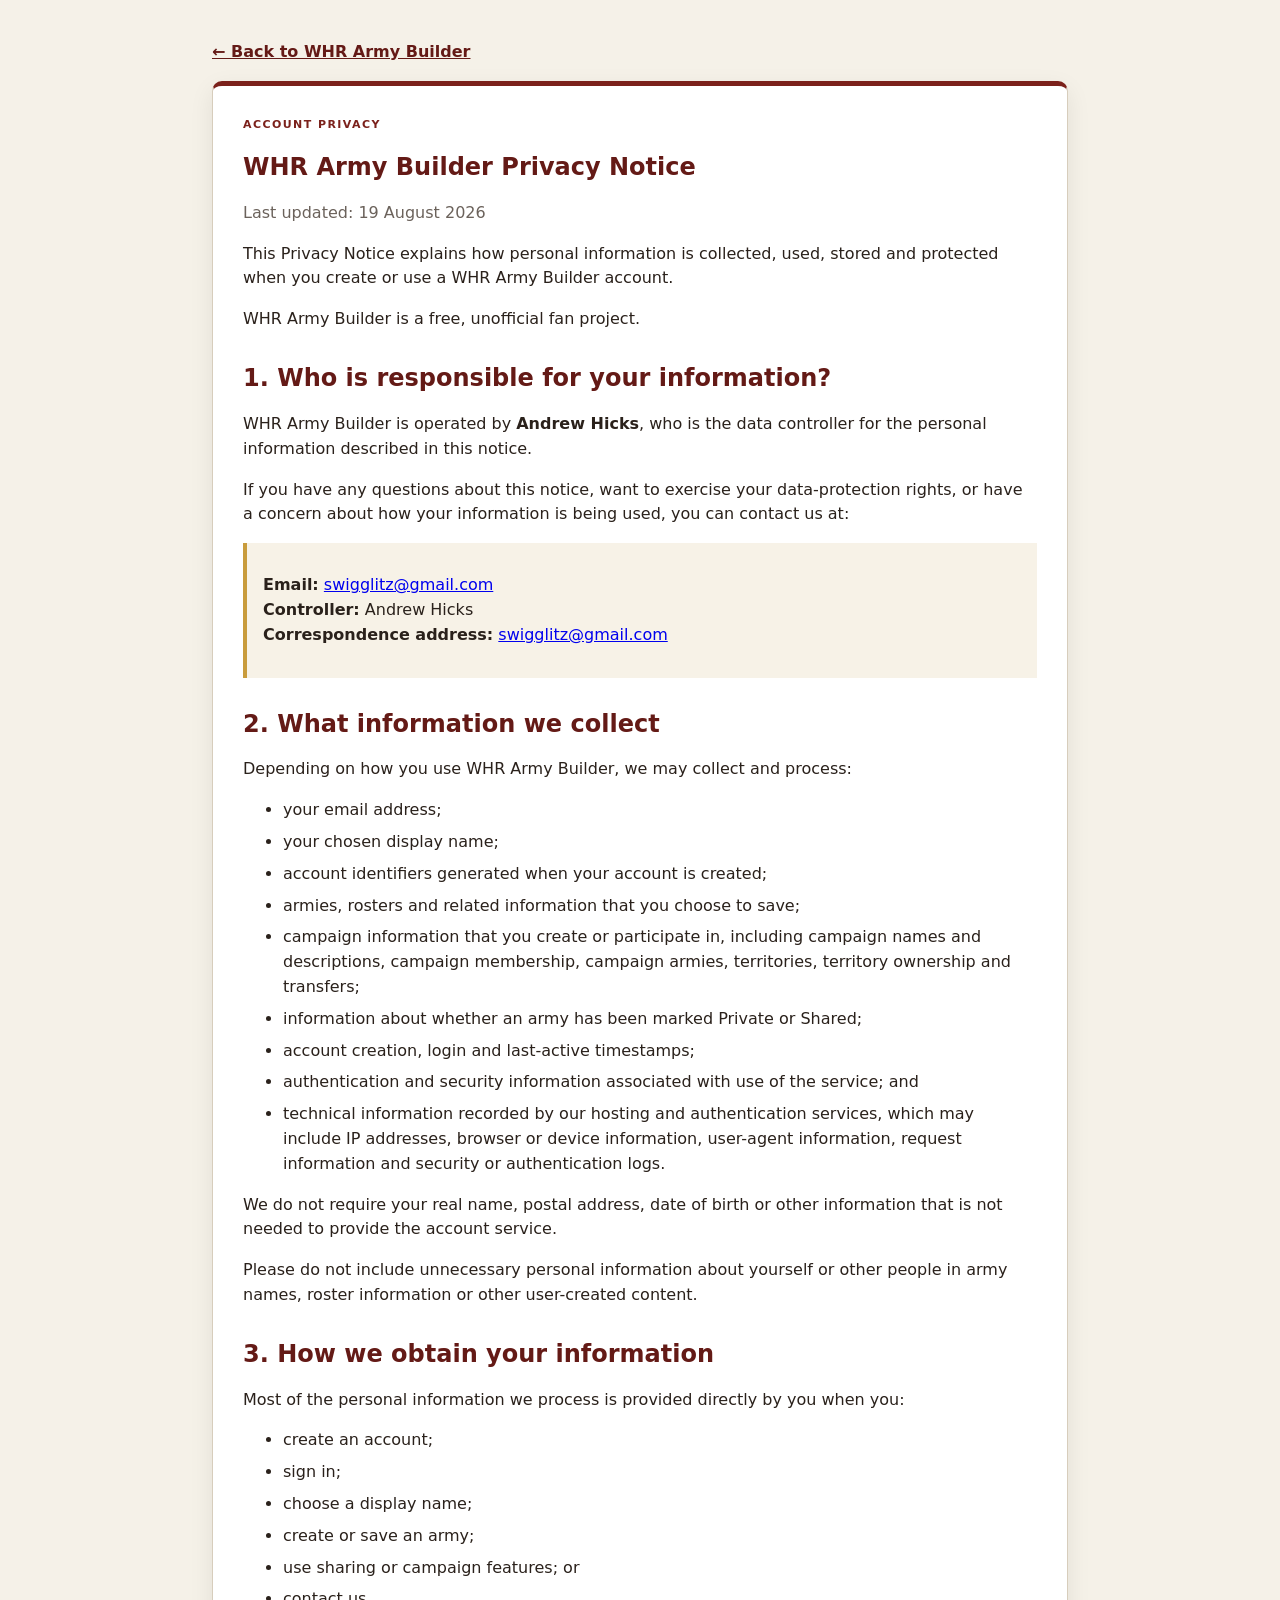
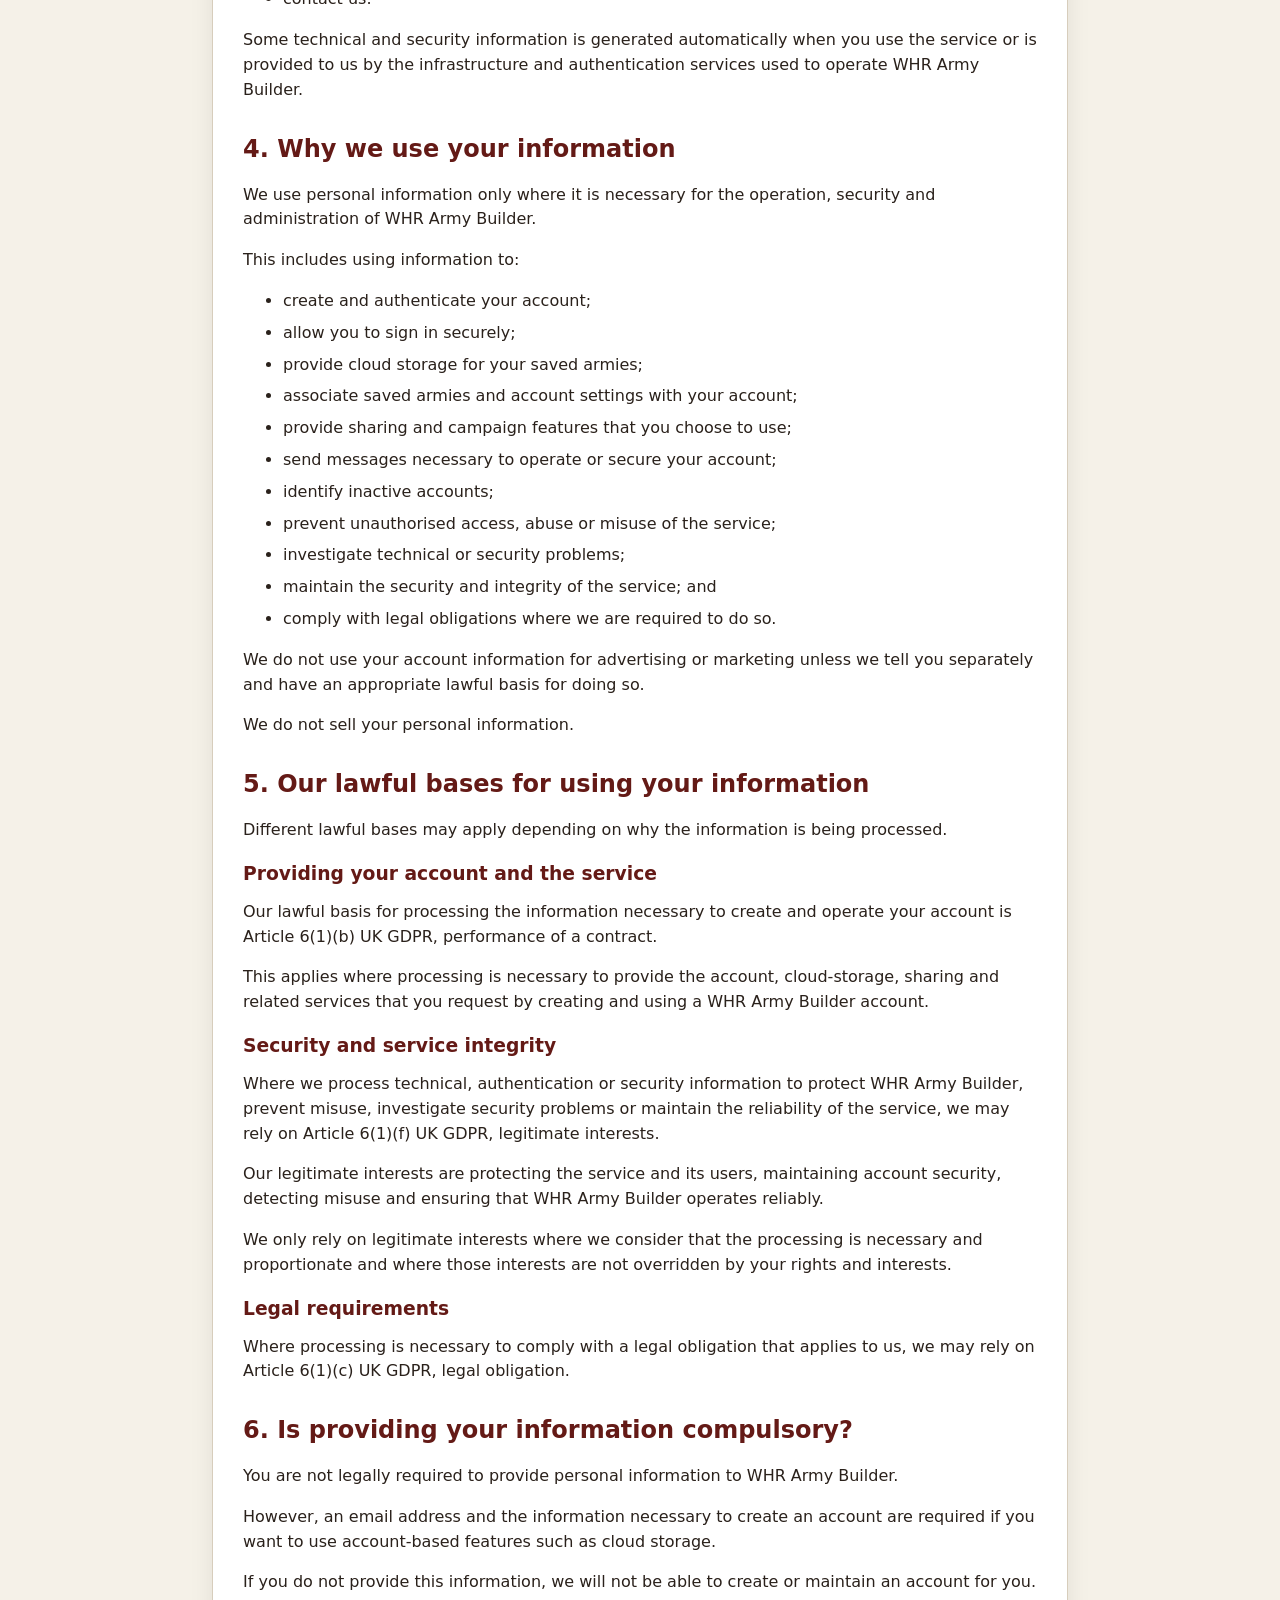
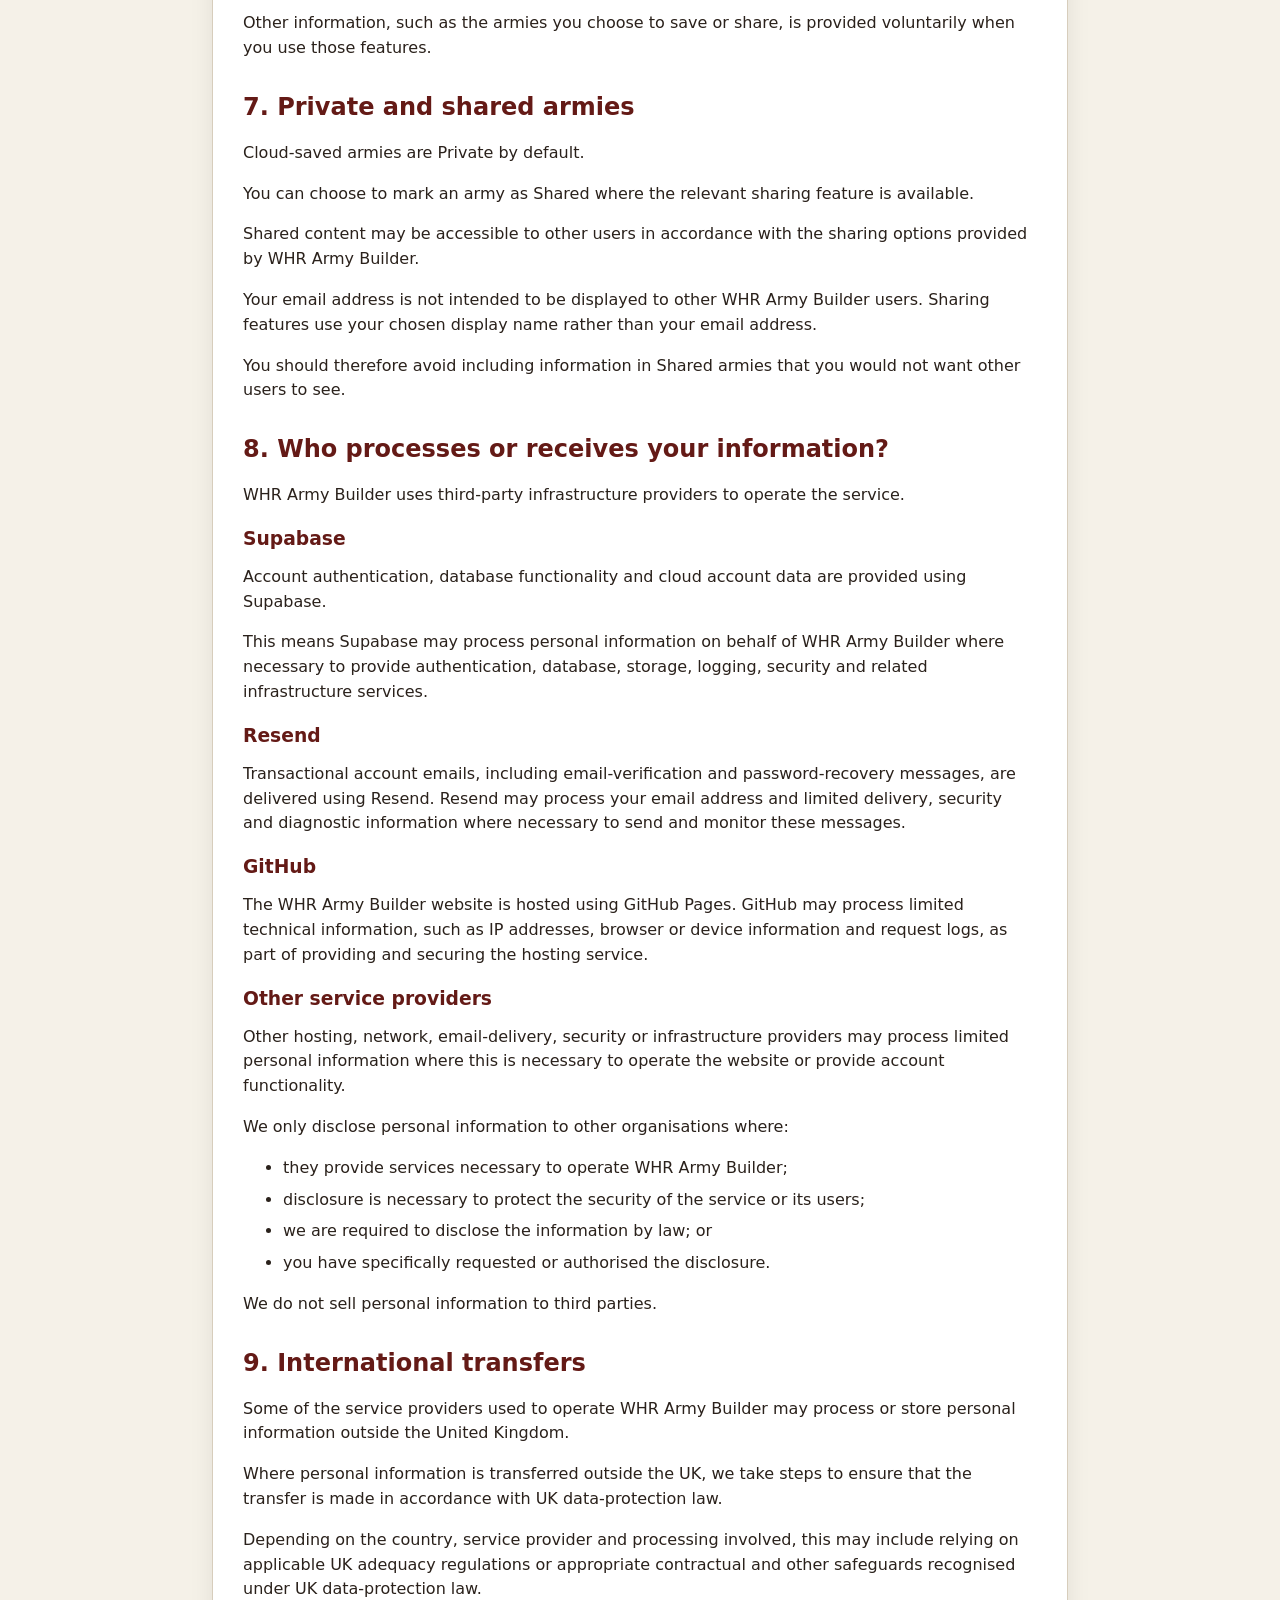
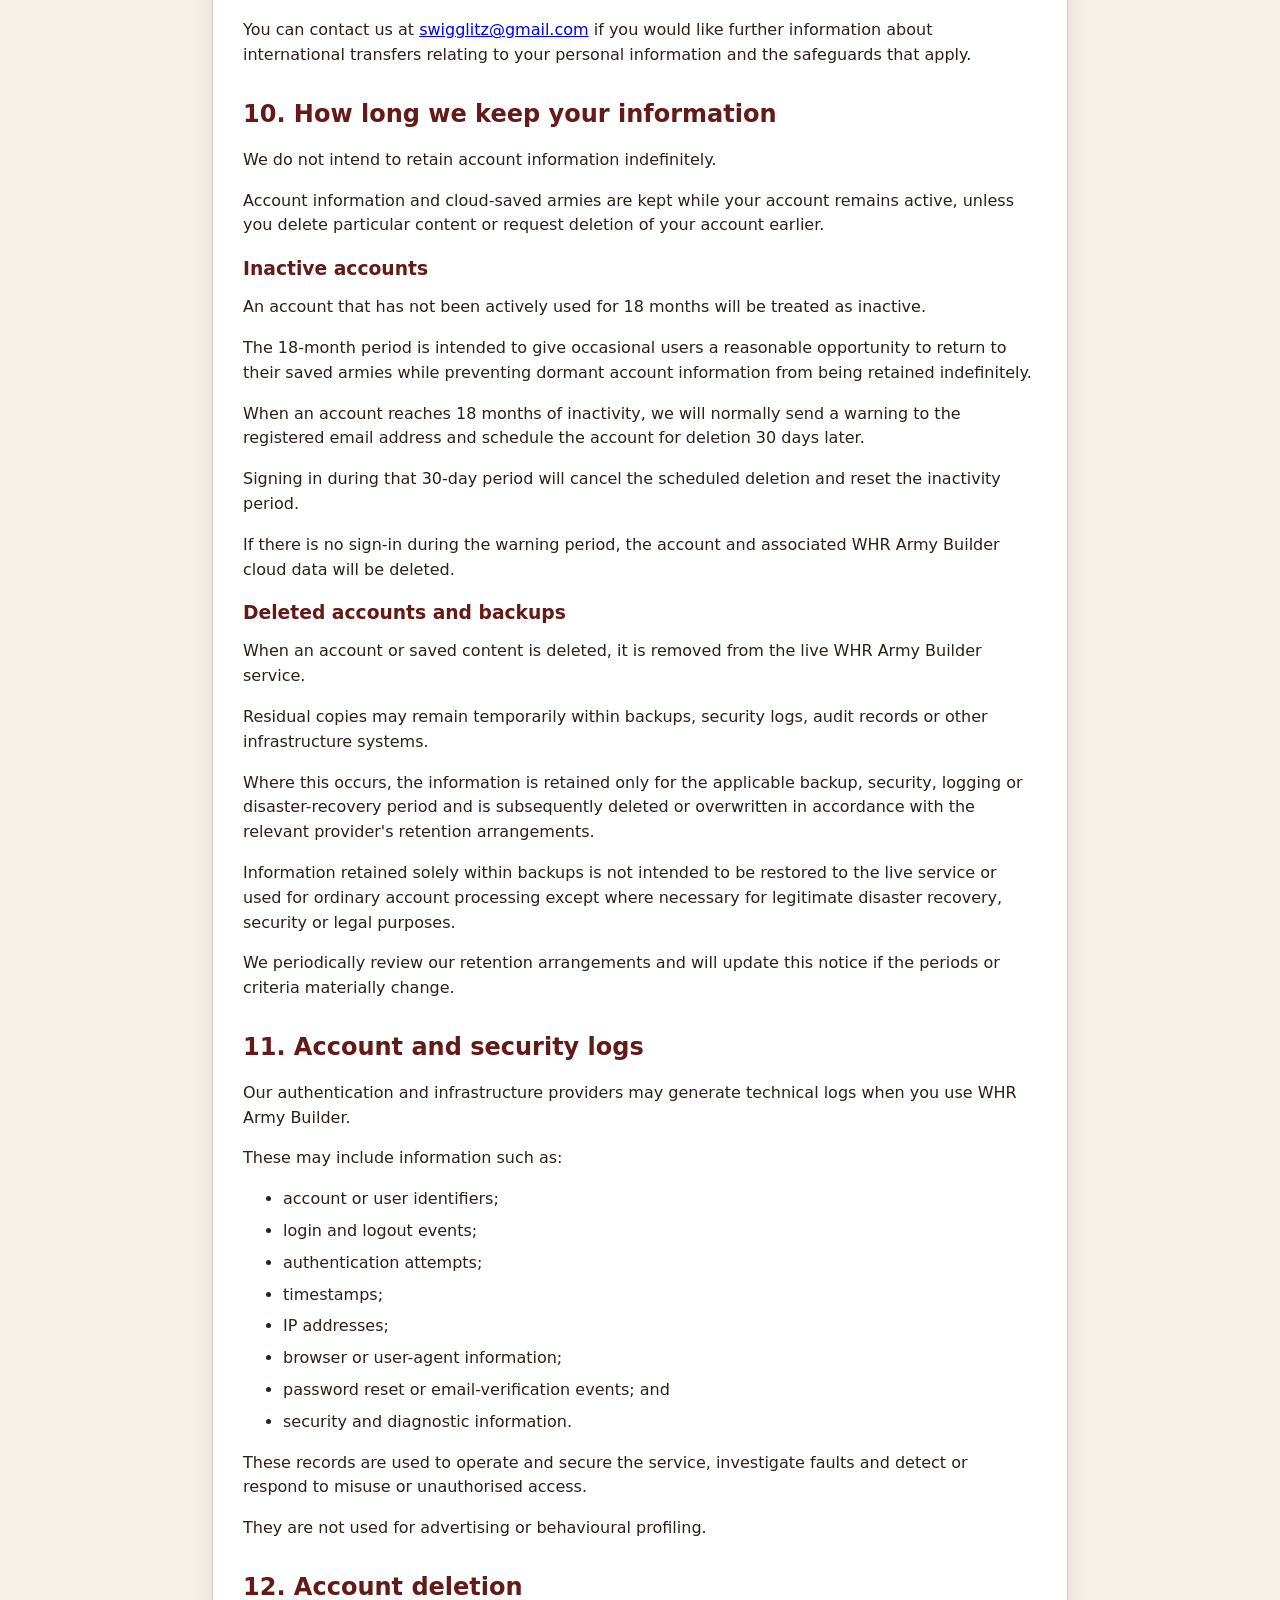
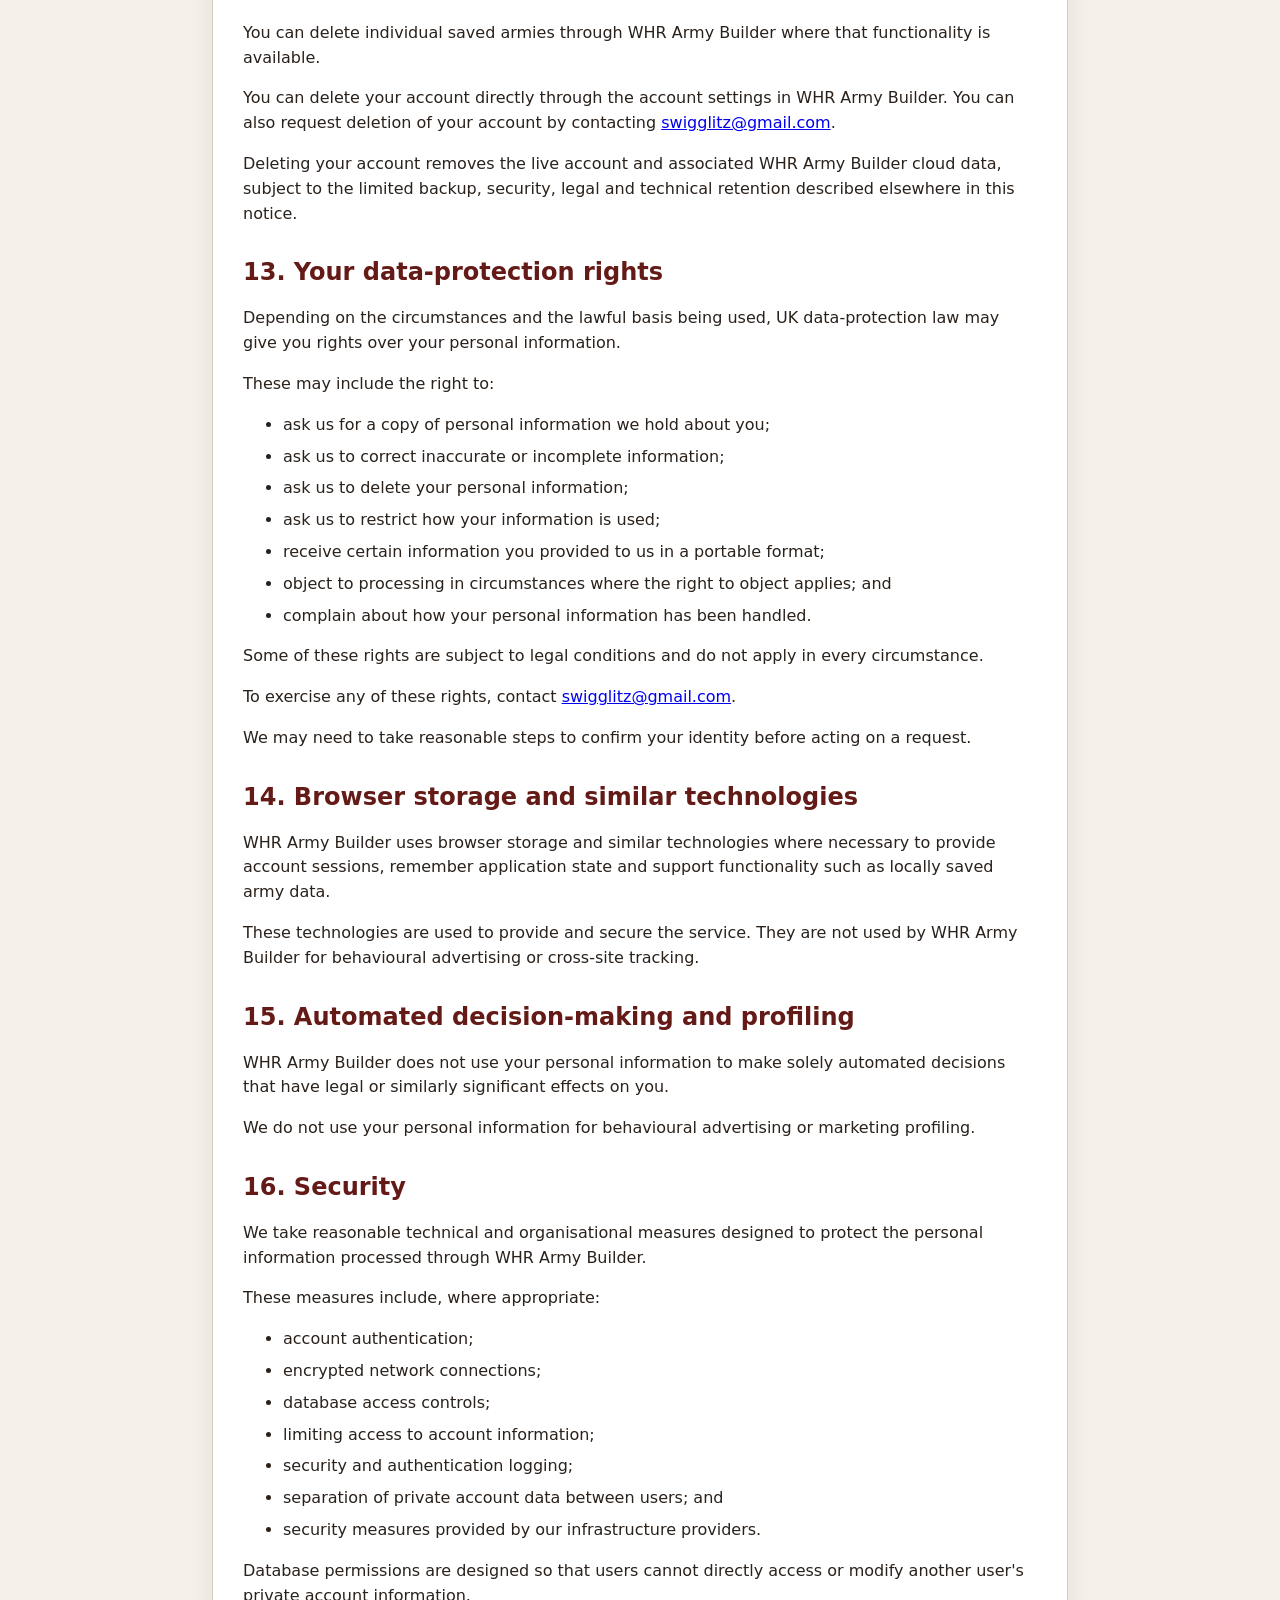
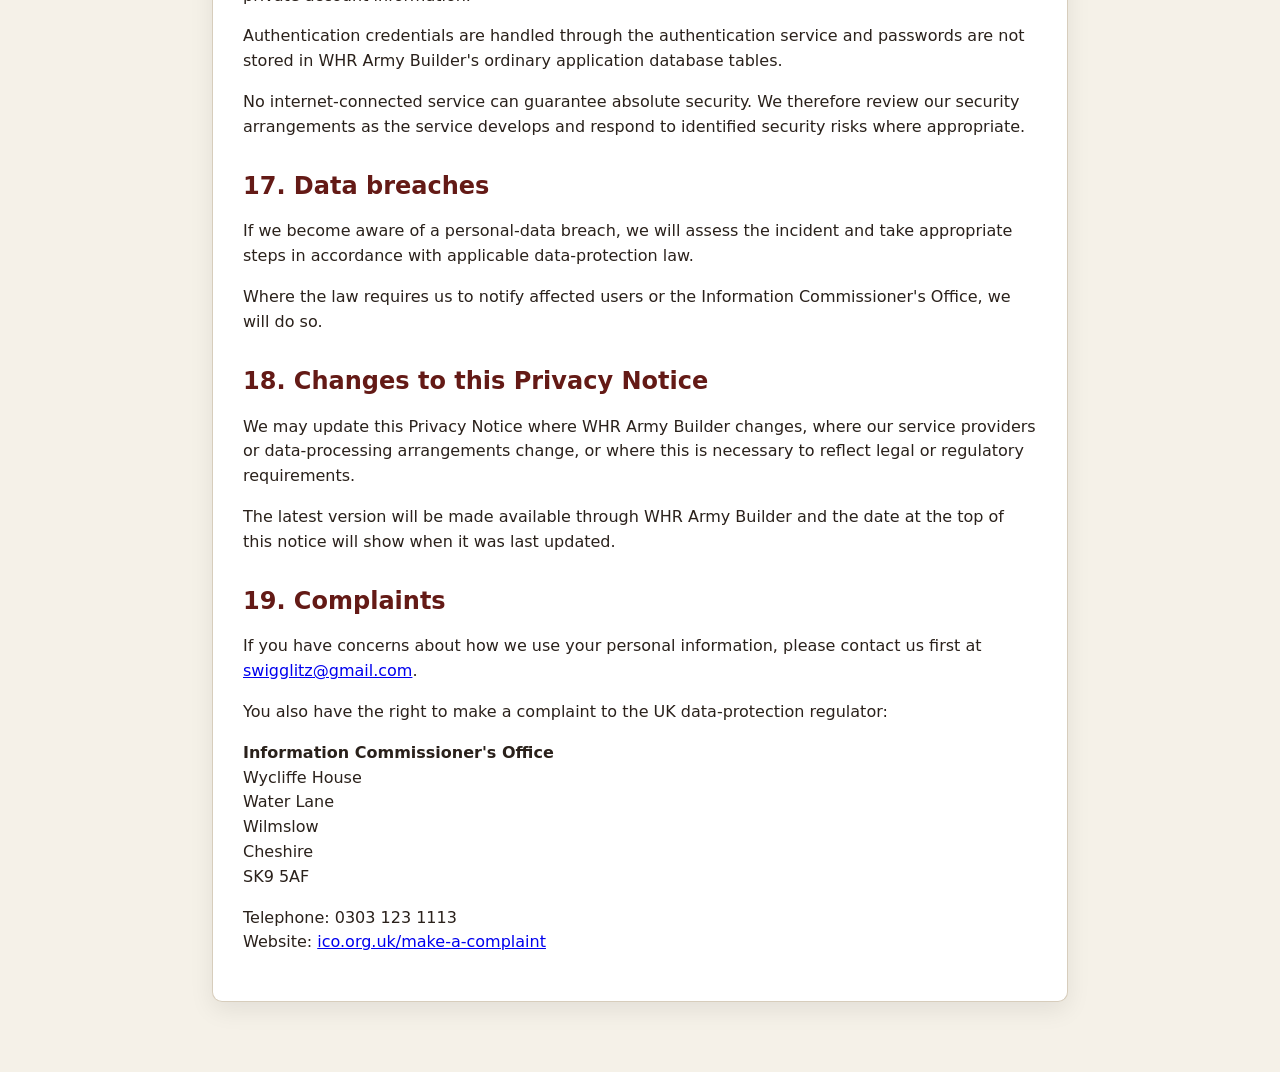
<file: privacy.html>
<!doctype html>
<html lang="en">
<head>
  <meta charset="utf-8">
  <meta name="viewport" content="width=device-width, initial-scale=1">
  <title>Privacy Notice — WHR Army Builder</title>
  <link rel="stylesheet" href="styles.css?v=2">
  <style>
    body{background:#f5f1e8;color:#2a211b}
    .privacy-page{max-width:900px;margin:0 auto;padding:42px 22px 70px}
    .privacy-card{background:#fff;border:1px solid #d7cdbc;border-top:5px solid #7b211b;border-radius:10px;padding:30px;box-shadow:0 8px 24px rgba(0,0,0,.08)}
    .privacy-card h1,.privacy-card h2,.privacy-card h3{color:#641a16}
    .privacy-card h2{margin-top:32px}
    .privacy-card h3{margin-top:20px;margin-bottom:8px}
    .privacy-card li{margin:7px 0}
    .privacy-card p,.privacy-card li{line-height:1.55}
    .privacy-back{display:inline-block;margin-bottom:20px;color:#641a16;font-weight:800}
    .privacy-updated{color:#6b625b}
    .privacy-contact{padding:14px 16px;background:#f7f2e7;border-left:4px solid #c99c3c}
  </style>
</head>
<body>
<main class="privacy-page">
  <a class="privacy-back" href="./">← Back to WHR Army Builder</a>
  <article class="privacy-card">
    <p class="eyebrow">Account Privacy</p>
    <h1>WHR Army Builder Privacy Notice</h1>
    <p class="privacy-updated">Last updated: 19 August 2026</p>
    <p>This Privacy Notice explains how personal information is collected, used, stored and protected when you create or use a WHR Army Builder account.</p>
    <p>WHR Army Builder is a free, unofficial fan project.</p>

    <h2>1. Who is responsible for your information?</h2>
    <p>WHR Army Builder is operated by <strong>Andrew Hicks</strong>, who is the data controller for the personal information described in this notice.</p>
    <p>If you have any questions about this notice, want to exercise your data-protection rights, or have a concern about how your information is being used, you can contact us at:</p>
    <div class="privacy-contact"><p><strong>Email:</strong> <a href="mailto:swigglitz@gmail.com">swigglitz@gmail.com</a><br><strong>Controller:</strong> Andrew Hicks<br><strong>Correspondence address:</strong> <a href="mailto:swigglitz@gmail.com">swigglitz@gmail.com</a></p></div>

    <h2>2. What information we collect</h2>
    <p>Depending on how you use WHR Army Builder, we may collect and process:</p>
    <ul><li>your email address;</li><li>your chosen display name;</li><li>account identifiers generated when your account is created;</li><li>armies, rosters and related information that you choose to save;</li><li>campaign information that you create or participate in, including campaign names and descriptions, campaign membership, campaign armies, territories, territory ownership and transfers;</li><li>information about whether an army has been marked Private or Shared;</li><li>account creation, login and last-active timestamps;</li><li>authentication and security information associated with use of the service; and</li><li>technical information recorded by our hosting and authentication services, which may include IP addresses, browser or device information, user-agent information, request information and security or authentication logs.</li></ul>
    <p>We do not require your real name, postal address, date of birth or other information that is not needed to provide the account service.</p><p>Please do not include unnecessary personal information about yourself or other people in army names, roster information or other user-created content.</p>

    <h2>3. How we obtain your information</h2>
    <p>Most of the personal information we process is provided directly by you when you:</p><ul><li>create an account;</li><li>sign in;</li><li>choose a display name;</li><li>create or save an army;</li><li>use sharing or campaign features; or</li><li>contact us.</li></ul>
    <p>Some technical and security information is generated automatically when you use the service or is provided to us by the infrastructure and authentication services used to operate WHR Army Builder.</p>

    <h2>4. Why we use your information</h2>
    <p>We use personal information only where it is necessary for the operation, security and administration of WHR Army Builder.</p><p>This includes using information to:</p><ul><li>create and authenticate your account;</li><li>allow you to sign in securely;</li><li>provide cloud storage for your saved armies;</li><li>associate saved armies and account settings with your account;</li><li>provide sharing and campaign features that you choose to use;</li><li>send messages necessary to operate or secure your account;</li><li>identify inactive accounts;</li><li>prevent unauthorised access, abuse or misuse of the service;</li><li>investigate technical or security problems;</li><li>maintain the security and integrity of the service; and</li><li>comply with legal obligations where we are required to do so.</li></ul>
    <p>We do not use your account information for advertising or marketing unless we tell you separately and have an appropriate lawful basis for doing so.</p><p>We do not sell your personal information.</p>

    <h2>5. Our lawful bases for using your information</h2><p>Different lawful bases may apply depending on why the information is being processed.</p>
    <h3>Providing your account and the service</h3><p>Our lawful basis for processing the information necessary to create and operate your account is Article 6(1)(b) UK GDPR, performance of a contract.</p><p>This applies where processing is necessary to provide the account, cloud-storage, sharing and related services that you request by creating and using a WHR Army Builder account.</p>
    <h3>Security and service integrity</h3><p>Where we process technical, authentication or security information to protect WHR Army Builder, prevent misuse, investigate security problems or maintain the reliability of the service, we may rely on Article 6(1)(f) UK GDPR, legitimate interests.</p><p>Our legitimate interests are protecting the service and its users, maintaining account security, detecting misuse and ensuring that WHR Army Builder operates reliably.</p><p>We only rely on legitimate interests where we consider that the processing is necessary and proportionate and where those interests are not overridden by your rights and interests.</p>
    <h3>Legal requirements</h3><p>Where processing is necessary to comply with a legal obligation that applies to us, we may rely on Article 6(1)(c) UK GDPR, legal obligation.</p>

    <h2>6. Is providing your information compulsory?</h2><p>You are not legally required to provide personal information to WHR Army Builder.</p><p>However, an email address and the information necessary to create an account are required if you want to use account-based features such as cloud storage.</p><p>If you do not provide this information, we will not be able to create or maintain an account for you.</p><p>Other information, such as the armies you choose to save or share, is provided voluntarily when you use those features.</p>

    <h2>7. Private and shared armies</h2><p>Cloud-saved armies are Private by default.</p><p>You can choose to mark an army as Shared where the relevant sharing feature is available.</p><p>Shared content may be accessible to other users in accordance with the sharing options provided by WHR Army Builder.</p><p>Your email address is not intended to be displayed to other WHR Army Builder users. Sharing features use your chosen display name rather than your email address.</p><p>You should therefore avoid including information in Shared armies that you would not want other users to see.</p>

    <h2>8. Who processes or receives your information?</h2><p>WHR Army Builder uses third-party infrastructure providers to operate the service.</p>
    <h3>Supabase</h3><p>Account authentication, database functionality and cloud account data are provided using Supabase.</p><p>This means Supabase may process personal information on behalf of WHR Army Builder where necessary to provide authentication, database, storage, logging, security and related infrastructure services.</p>
    <h3>Resend</h3><p>Transactional account emails, including email-verification and password-recovery messages, are delivered using Resend. Resend may process your email address and limited delivery, security and diagnostic information where necessary to send and monitor these messages.</p>
    <h3>GitHub</h3><p>The WHR Army Builder website is hosted using GitHub Pages. GitHub may process limited technical information, such as IP addresses, browser or device information and request logs, as part of providing and securing the hosting service.</p>
    <h3>Other service providers</h3><p>Other hosting, network, email-delivery, security or infrastructure providers may process limited personal information where this is necessary to operate the website or provide account functionality.</p><p>We only disclose personal information to other organisations where:</p><ul><li>they provide services necessary to operate WHR Army Builder;</li><li>disclosure is necessary to protect the security of the service or its users;</li><li>we are required to disclose the information by law; or</li><li>you have specifically requested or authorised the disclosure.</li></ul><p>We do not sell personal information to third parties.</p>

    <h2>9. International transfers</h2><p>Some of the service providers used to operate WHR Army Builder may process or store personal information outside the United Kingdom.</p><p>Where personal information is transferred outside the UK, we take steps to ensure that the transfer is made in accordance with UK data-protection law.</p><p>Depending on the country, service provider and processing involved, this may include relying on applicable UK adequacy regulations or appropriate contractual and other safeguards recognised under UK data-protection law.</p><p>You can contact us at <a href="mailto:swigglitz@gmail.com">swigglitz@gmail.com</a> if you would like further information about international transfers relating to your personal information and the safeguards that apply.</p>

    <h2>10. How long we keep your information</h2><p>We do not intend to retain account information indefinitely.</p><p>Account information and cloud-saved armies are kept while your account remains active, unless you delete particular content or request deletion of your account earlier.</p>
    <h3>Inactive accounts</h3><p>An account that has not been actively used for 18 months will be treated as inactive.</p><p>The 18-month period is intended to give occasional users a reasonable opportunity to return to their saved armies while preventing dormant account information from being retained indefinitely.</p><p>When an account reaches 18 months of inactivity, we will normally send a warning to the registered email address and schedule the account for deletion 30 days later.</p><p>Signing in during that 30-day period will cancel the scheduled deletion and reset the inactivity period.</p><p>If there is no sign-in during the warning period, the account and associated WHR Army Builder cloud data will be deleted.</p>
    <h3>Deleted accounts and backups</h3><p>When an account or saved content is deleted, it is removed from the live WHR Army Builder service.</p><p>Residual copies may remain temporarily within backups, security logs, audit records or other infrastructure systems.</p><p>Where this occurs, the information is retained only for the applicable backup, security, logging or disaster-recovery period and is subsequently deleted or overwritten in accordance with the relevant provider's retention arrangements.</p><p>Information retained solely within backups is not intended to be restored to the live service or used for ordinary account processing except where necessary for legitimate disaster recovery, security or legal purposes.</p><p>We periodically review our retention arrangements and will update this notice if the periods or criteria materially change.</p>

    <h2>11. Account and security logs</h2><p>Our authentication and infrastructure providers may generate technical logs when you use WHR Army Builder.</p><p>These may include information such as:</p><ul><li>account or user identifiers;</li><li>login and logout events;</li><li>authentication attempts;</li><li>timestamps;</li><li>IP addresses;</li><li>browser or user-agent information;</li><li>password reset or email-verification events; and</li><li>security and diagnostic information.</li></ul><p>These records are used to operate and secure the service, investigate faults and detect or respond to misuse or unauthorised access.</p><p>They are not used for advertising or behavioural profiling.</p>

    <h2>12. Account deletion</h2><p>You can delete individual saved armies through WHR Army Builder where that functionality is available.</p><p>You can delete your account directly through the account settings in WHR Army Builder. You can also request deletion of your account by contacting <a href="mailto:swigglitz@gmail.com">swigglitz@gmail.com</a>.</p><p>Deleting your account removes the live account and associated WHR Army Builder cloud data, subject to the limited backup, security, legal and technical retention described elsewhere in this notice.</p>

    <h2>13. Your data-protection rights</h2><p>Depending on the circumstances and the lawful basis being used, UK data-protection law may give you rights over your personal information.</p><p>These may include the right to:</p><ul><li>ask us for a copy of personal information we hold about you;</li><li>ask us to correct inaccurate or incomplete information;</li><li>ask us to delete your personal information;</li><li>ask us to restrict how your information is used;</li><li>receive certain information you provided to us in a portable format;</li><li>object to processing in circumstances where the right to object applies; and</li><li>complain about how your personal information has been handled.</li></ul><p>Some of these rights are subject to legal conditions and do not apply in every circumstance.</p><p>To exercise any of these rights, contact <a href="mailto:swigglitz@gmail.com">swigglitz@gmail.com</a>.</p><p>We may need to take reasonable steps to confirm your identity before acting on a request.</p>

    <h2>14. Browser storage and similar technologies</h2><p>WHR Army Builder uses browser storage and similar technologies where necessary to provide account sessions, remember application state and support functionality such as locally saved army data.</p><p>These technologies are used to provide and secure the service. They are not used by WHR Army Builder for behavioural advertising or cross-site tracking.</p>

    <h2>15. Automated decision-making and profiling</h2><p>WHR Army Builder does not use your personal information to make solely automated decisions that have legal or similarly significant effects on you.</p><p>We do not use your personal information for behavioural advertising or marketing profiling.</p>

    <h2>16. Security</h2><p>We take reasonable technical and organisational measures designed to protect the personal information processed through WHR Army Builder.</p><p>These measures include, where appropriate:</p><ul><li>account authentication;</li><li>encrypted network connections;</li><li>database access controls;</li><li>limiting access to account information;</li><li>security and authentication logging;</li><li>separation of private account data between users; and</li><li>security measures provided by our infrastructure providers.</li></ul><p>Database permissions are designed so that users cannot directly access or modify another user's private account information.</p><p>Authentication credentials are handled through the authentication service and passwords are not stored in WHR Army Builder's ordinary application database tables.</p><p>No internet-connected service can guarantee absolute security. We therefore review our security arrangements as the service develops and respond to identified security risks where appropriate.</p>

    <h2>17. Data breaches</h2><p>If we become aware of a personal-data breach, we will assess the incident and take appropriate steps in accordance with applicable data-protection law.</p><p>Where the law requires us to notify affected users or the Information Commissioner's Office, we will do so.</p>

    <h2>18. Changes to this Privacy Notice</h2><p>We may update this Privacy Notice where WHR Army Builder changes, where our service providers or data-processing arrangements change, or where this is necessary to reflect legal or regulatory requirements.</p><p>The latest version will be made available through WHR Army Builder and the date at the top of this notice will show when it was last updated.</p>

    <h2>19. Complaints</h2><p>If you have concerns about how we use your personal information, please contact us first at <a href="mailto:swigglitz@gmail.com">swigglitz@gmail.com</a>.</p><p>You also have the right to make a complaint to the UK data-protection regulator:</p><p><strong>Information Commissioner's Office</strong><br>Wycliffe House<br>Water Lane<br>Wilmslow<br>Cheshire<br>SK9 5AF</p><p>Telephone: 0303 123 1113<br>Website: <a href="https://ico.org.uk/make-a-complaint/" target="_blank" rel="noopener noreferrer">ico.org.uk/make-a-complaint</a></p>
  </article>
</main>
</body>
</html>
</file>
<file: styles.css>
* { box-sizing: border-box; }

:root {
  --bg: #ece7dc;
  --surface: #fffdf8;
  --surface-soft: #f7f2e7;
  --border: #d8cfbf;
  --border-dark: #bfae91;
  --text: #29251f;
  --muted: #6f685e;
  --accent: #7b211b;
  --accent-dark: #561713;
  --gold: #b08a3b;
  --success: #316b43;
  --warning: #9a6416;
  --danger: #9d2b25;
  --shadow: 0 14px 34px rgba(43, 34, 23, .08);
}

html { min-height: 100%; background: var(--bg); }

body {
  margin: 0;
  min-height: 100vh;
  color: var(--text);
  background:
    linear-gradient(rgba(236,231,220,.94), rgba(236,231,220,.94)),
    repeating-linear-gradient(45deg, rgba(70,58,44,.025) 0, rgba(70,58,44,.025) 1px, transparent 1px, transparent 9px);
  font-family: Inter, ui-sans-serif, system-ui, -apple-system, BlinkMacSystemFont, "Segoe UI", sans-serif;
}

button, input, select { font: inherit; }
button { cursor: pointer; }

.app-header {
  position: sticky;
  top: 0;
  z-index: 20;
  min-height: 86px;
  padding: 16px 26px;
  display: flex;
  align-items: center;
  justify-content: space-between;
  gap: 20px;
  color: #fff;
  background: linear-gradient(90deg, rgba(74,16,13,.98), rgba(116,30,23,.98));
  border-bottom: 3px solid var(--gold);
  box-shadow: 0 8px 20px rgba(48,22,14,.18);
}

.brand { display: flex; align-items: center; gap: 14px; }

.brand-mark {
  width: 52px;
  height: 52px;
  display: grid;
  place-items: center;
  border: 2px solid rgba(255,255,255,.65);
  outline: 1px solid var(--gold);
  outline-offset: 3px;
  font-family: Georgia, "Times New Roman", serif;
  font-weight: 800;
  letter-spacing: .04em;
}

.brand h1 {
  margin: 0;
  font-family: Georgia, "Times New Roman", serif;
  font-size: 25px;
  letter-spacing: .03em;
}

.brand p {
  margin: 3px 0 0;
  color: rgba(255,255,255,.78);
  font-size: 13px;
}

.army-summary { display: flex; align-items: stretch; gap: 12px; }

.points-limit, .points-total {
  min-height: 54px;
  padding: 8px 12px;
  display: flex;
  align-items: center;
  gap: 7px;
  background: rgba(255,255,255,.09);
  border: 1px solid rgba(255,255,255,.18);
  border-radius: 8px;
}

.points-limit span:first-child, .points-total span:first-child {
  font-size: 12px;
  color: rgba(255,255,255,.74);
}

.points-limit input {
  width: 82px;
  padding: 7px 8px;
  color: #fff;
  background: rgba(0,0,0,.18);
  border: 1px solid rgba(255,255,255,.25);
  border-radius: 5px;
  text-align: right;
}

.points-total strong { font-size: 24px; line-height: 1; }

.builder-layout {
  width: min(1500px, calc(100% - 30px));
  margin: 20px auto;
  display: grid;
  grid-template-columns: 390px minmax(0,1fr);
  gap: 18px;
  align-items: start;
}

.panel {
  background: var(--surface);
  border: 1px solid var(--border);
  border-radius: 10px;
  box-shadow: var(--shadow);
  overflow: hidden;
}

.unit-browser {
  position: sticky;
  top: 106px;
  max-height: calc(100vh - 126px);
  display: flex;
  flex-direction: column;
}

.panel-header {
  padding: 18px 20px 14px;
  border-bottom: 1px solid var(--border);
  background: linear-gradient(to bottom, #fffdf8, #f9f4ea);
}

.panel-header h2 {
  margin: 2px 0 0;
  font-family: Georgia, "Times New Roman", serif;
  font-size: 22px;
}

.eyebrow {
  margin: 0;
  color: var(--accent);
  font-size: 11px;
  font-weight: 800;
  letter-spacing: .13em;
  text-transform: uppercase;
}

.roster-heading {
  display: flex;
  align-items: center;
  justify-content: space-between;
  gap: 16px;
}

.browser-controls {
  padding: 13px 14px;
  border-bottom: 1px solid var(--border);
  background: var(--surface-soft);
}

.browser-controls input, .dialog-field input, .dialog-field select, .magic-search {
  width: 100%;
  padding: 10px 11px;
  border: 1px solid var(--border);
  border-radius: 6px;
  color: var(--text);
  background: #fff;
  outline: none;
}

.browser-controls input:focus, .dialog-field input:focus, .dialog-field select:focus, .magic-search:focus {
  border-color: var(--gold);
  box-shadow: 0 0 0 3px rgba(176,138,59,.14);
}

.unit-sections { overflow: auto; padding: 0 10px 12px; }
.unit-section { padding-top: 12px; }

.unit-section h3 {
  margin: 0 4px 7px;
  color: var(--muted);
  font-size: 12px;
  letter-spacing: .08em;
  text-transform: uppercase;
}

.unit-choice {
  width: 100%;
  margin-bottom: 7px;
  padding: 10px 11px;
  display: grid;
  grid-template-columns: 1fr auto;
  gap: 12px;
  align-items: center;
  text-align: left;
  color: var(--text);
  background: #fff;
  border: 1px solid var(--border);
  border-radius: 7px;
  transition: .15s ease;
}

.unit-choice:hover {
  transform: translateY(-1px);
  border-color: #bda981;
  background: #fffaf0;
}

.unit-choice-name { font-weight: 700; }
.unit-choice-meta { display: block; margin-top: 2px; color: var(--muted); font-size: 11px; }
.unit-choice-cost { color: var(--accent); font-weight: 800; white-space: nowrap; }

.army-status { padding: 14px 18px 0; }

.status-grid {
  display: grid;
  grid-template-columns: repeat(3,minmax(0,1fr));
  gap: 10px;
}

.status-card {
  padding: 10px 12px;
  border: 1px solid var(--border);
  border-radius: 7px;
  background: var(--surface-soft);
}

.status-card span {
  display: block;
  color: var(--muted);
  font-size: 11px;
  text-transform: uppercase;
  letter-spacing: .06em;
}

.status-card strong { display: block; margin-top: 3px; font-size: 18px; }
.status-card.good strong { color: var(--success); }
.status-card.warn strong { color: var(--warning); }
.status-card.bad strong { color: var(--danger); }

.roster { padding: 18px; }

.empty-state {
  padding: 64px 20px;
  text-align: center;
  color: var(--muted);
  border: 2px dashed #d9cfbd;
  border-radius: 9px;
  background: #fbf7ef;
}

.empty-state h3 {
  margin: 0 0 6px;
  color: var(--text);
  font-family: Georgia, "Times New Roman", serif;
}

.roster-section { margin-bottom: 22px; }
.roster-section:last-child { margin-bottom: 0; }

.roster-section-title {
  margin: 0 0 8px;
  padding-bottom: 6px;
  color: var(--accent-dark);
  border-bottom: 2px solid #d6c7ac;
  font-family: Georgia, "Times New Roman", serif;
  font-size: 18px;
}

.roster-card {
  margin-bottom: 9px;
  padding: 14px;
  display: grid;
  grid-template-columns: minmax(0,1fr) auto;
  gap: 12px 18px;
  align-items: center;
  border: 1px solid var(--border);
  border-radius: 8px;
  background: #fff;
}

.roster-card-main { min-width: 0; }

.roster-card-name {
  display: flex;
  align-items: baseline;
  flex-wrap: wrap;
  gap: 8px;
  font-weight: 800;
}

.roster-card-points {
  color: var(--accent);
  font-weight: 900;
  white-space: nowrap;
}

.roster-card-summary {
  margin-top: 5px;
  color: var(--muted);
  font-size: 12px;
  line-height: 1.45;
}

.roster-card-actions {
  display: flex;
  gap: 7px;
}

.edit-button, .remove-button {
  min-height: 34px;
  padding: 6px 10px;
  border-radius: 6px;
  font-weight: 700;
}

.edit-button {
  border: 1px solid #c8b58d;
  color: #59471e;
  background: #fffaf0;
}

.edit-button:hover { background: #f6ecd7; }

.remove-button {
  width: 36px;
  border: 1px solid #dfb8b4;
  color: var(--danger);
  background: #fff8f7;
}

.remove-button:hover { background: #fcebea; }

.button {
  min-height: 38px;
  padding: 8px 13px;
  border-radius: 6px;
  font-weight: 700;
}

.button-primary { color: #fff; background: var(--accent); border: 1px solid var(--accent-dark); }
.button-primary:hover { background: var(--accent-dark); }
.button-secondary { color: var(--text); background: #fff; border: 1px solid var(--border); }
.button-secondary:hover { background: var(--surface-soft); }

.loading { padding: 28px 12px; color: var(--muted); text-align: center; }

.error-box, .warning-box {
  padding: 11px 12px;
  border-radius: 7px;
  font-size: 13px;
}

.error-box {
  margin: 12px;
  color: #7e211c;
  background: #fff0ee;
  border: 1px solid #e4b6b1;
}

.warning-box {
  margin-top: 10px;
  color: #78521d;
  background: #fff7e8;
  border: 1px solid #e8c887;
}

.unit-dialog {
  width: min(760px, calc(100% - 28px));
  max-height: calc(100vh - 30px);
  padding: 0;
  border: 0;
  border-radius: 10px;
  background: transparent;
  box-shadow: 0 26px 70px rgba(0,0,0,.28);
}

.unit-dialog::backdrop { background: rgba(35,29,23,.58); }

.dialog-card {
  max-height: calc(100vh - 30px);
  display: flex;
  flex-direction: column;
  background: var(--surface);
  border: 1px solid var(--border);
  border-radius: 10px;
  overflow: hidden;
}

.dialog-header {
  flex: 0 0 auto;
  padding: 18px 20px;
  display: flex;
  align-items: flex-start;
  justify-content: space-between;
  gap: 14px;
  border-bottom: 1px solid var(--border);
  background: linear-gradient(to bottom, #fffdf8, #f7f1e5);
}

.dialog-header h2 {
  margin: 3px 0 0;
  font-family: Georgia, "Times New Roman", serif;
}

.icon-button {
  width: 36px;
  height: 36px;
  border: 1px solid var(--border);
  border-radius: 50%;
  color: var(--muted);
  background: #fff;
  font-size: 22px;
  line-height: 1;
}

.dialog-content {
  overflow: auto;
  padding: 18px 20px 24px;
}

.editor-section {
  margin-bottom: 20px;
  padding-bottom: 18px;
  border-bottom: 1px solid var(--border);
}

.editor-section:last-child { border-bottom: 0; margin-bottom: 0; }

.editor-section-title {
  margin: 0 0 11px;
  color: var(--accent-dark);
  font-family: Georgia, "Times New Roman", serif;
  font-size: 17px;
}

.dialog-field { margin-bottom: 13px; }
.dialog-field:last-child { margin-bottom: 0; }

.dialog-field > label {
  display: block;
  margin-bottom: 6px;
  font-weight: 700;
}

.field-hint {
  margin-top: 4px;
  color: var(--muted);
  font-size: 11px;
}

.check-row {
  margin: 7px 0;
  padding: 9px 10px;
  display: flex;
  align-items: flex-start;
  gap: 9px;
  border: 1px solid var(--border);
  border-radius: 6px;
  background: #fff;
}

.check-row input { margin-top: 3px; }

.check-row-content { flex: 1; min-width: 0; }

.check-row-title {
  display: flex;
  justify-content: space-between;
  gap: 12px;
  font-weight: 700;
}

.check-row-sub {
  margin-top: 2px;
  color: var(--muted);
  font-size: 11px;
}

.option-grid {
  display: grid;
  grid-template-columns: repeat(2,minmax(0,1fr));
  gap: 8px;
}

.magic-header {
  display: flex;
  align-items: center;
  justify-content: space-between;
  gap: 12px;
  margin-bottom: 9px;
}

.magic-counter {
  padding: 4px 8px;
  border-radius: 999px;
  background: #eee5d6;
  color: var(--accent-dark);
  font-size: 12px;
  font-weight: 800;
}

.magic-list {
  max-height: 320px;
  overflow: auto;
  margin-top: 10px;
  padding-right: 4px;
}

.magic-category {
  margin: 13px 0 5px;
  color: var(--muted);
  font-size: 11px;
  font-weight: 900;
  letter-spacing: .07em;
  text-transform: uppercase;
}

.magic-item-row {
  display: grid;
  grid-template-columns: auto minmax(0,1fr) auto;
  gap: 8px;
  align-items: start;
  padding: 8px 7px;
  border-bottom: 1px solid #eee6da;
}

.magic-item-row:last-child { border-bottom: 0; }
.magic-item-row input { margin-top: 4px; }

.magic-item-name { font-weight: 700; }
.magic-item-rules { margin-top: 2px; color: var(--muted); font-size: 11px; line-height: 1.35; }
.magic-item-cost { color: var(--accent); font-weight: 800; white-space: nowrap; }

.dialog-footer {
  flex: 0 0 auto;
  padding: 13px 20px;
  display: flex;
  align-items: center;
  justify-content: space-between;
  gap: 16px;
  border-top: 1px solid var(--border);
  background: #f7f2e8;
}

.dialog-total span {
  display: block;
  color: var(--muted);
  font-size: 11px;
  text-transform: uppercase;
  letter-spacing: .05em;
}

.dialog-total strong {
  display: block;
  color: var(--accent);
  font-size: 22px;
}

.dialog-actions { display: flex; justify-content: flex-end; gap: 9px; }

@media (max-width: 900px) {
  .app-header { position: static; align-items: flex-start; flex-direction: column; }
  .army-summary { width: 100%; }
  .builder-layout { width: min(100% - 20px,760px); grid-template-columns: 1fr; }
  .unit-browser { position: static; max-height: none; }
}

@media (max-width: 620px) {
  .army-summary { flex-direction: column; }
  .status-grid, .option-grid { grid-template-columns: 1fr; }
  .roster-card { grid-template-columns: 1fr; }
  .roster-card-actions { justify-content: flex-end; }
  .dialog-footer { align-items: stretch; flex-direction: column; }
  .dialog-actions { width: 100%; }
  .dialog-actions .button { flex: 1; }
}


/* V3: roster save/load/print controls */
.roster-name-field {
  min-height: 54px;
  padding: 7px 10px;
  display: flex;
  flex-direction: column;
  justify-content: center;
  gap: 3px;
  background: rgba(255,255,255,.09);
  border: 1px solid rgba(255,255,255,.18);
  border-radius: 8px;
}

.roster-name-field span {
  color: rgba(255,255,255,.74);
  font-size: 11px;
}

.roster-name-field input {
  width: 190px;
  padding: 5px 7px;
  color: #fff;
  background: rgba(0,0,0,.18);
  border: 1px solid rgba(255,255,255,.25);
  border-radius: 5px;
  outline: none;
}

.roster-name-field input:focus {
  border-color: rgba(255,255,255,.55);
}

.header-actions {
  display: flex;
  align-items: stretch;
  gap: 7px;
}

.header-button {
  min-height: 54px;
  padding: 7px 11px;
  color: #fff;
  background: rgba(255,255,255,.09);
  border: 1px solid rgba(255,255,255,.23);
  border-radius: 8px;
  font-size: 12px;
  font-weight: 800;
  white-space: nowrap;
}

.header-button:hover {
  background: rgba(255,255,255,.16);
}

.header-button-primary {
  color: #3e2e10;
  background: #e0bd6f;
  border-color: #efd69d;
}

.header-button-primary:hover {
  background: #efce84;
}

.saved-dialog {
  width: min(700px, calc(100% - 28px));
  max-height: calc(100vh - 40px);
  padding: 0;
  border: 0;
  border-radius: 10px;
  background: transparent;
  box-shadow: 0 26px 70px rgba(0,0,0,.28);
}

.saved-dialog::backdrop {
  background: rgba(35,29,23,.58);
}

.saved-dialog-card {
  max-height: calc(100vh - 40px);
  display: flex;
  flex-direction: column;
  overflow: hidden;
  background: var(--surface);
  border: 1px solid var(--border);
  border-radius: 10px;
}

.saved-rosters-list {
  overflow: auto;
  padding: 14px;
}

.saved-roster-empty {
  padding: 42px 18px;
  text-align: center;
  color: var(--muted);
}

.saved-roster-card {
  margin-bottom: 9px;
  padding: 13px 14px;
  display: grid;
  grid-template-columns: minmax(0,1fr) auto;
  gap: 14px;
  align-items: center;
  background: #fff;
  border: 1px solid var(--border);
  border-radius: 8px;
}

.saved-roster-card:last-child {
  margin-bottom: 0;
}

.saved-roster-name {
  font-weight: 850;
}

.saved-roster-meta {
  margin-top: 4px;
  color: var(--muted);
  font-size: 12px;
}

.saved-roster-actions {
  display: flex;
  gap: 7px;
}

.saved-roster-actions button {
  min-height: 34px;
  padding: 6px 10px;
  border-radius: 6px;
  font-weight: 750;
}

.load-roster-button {
  color: #fff;
  background: var(--accent);
  border: 1px solid var(--accent-dark);
}

.delete-roster-button {
  color: var(--danger);
  background: #fff8f7;
  border: 1px solid #dfb8b4;
}

.toast {
  position: fixed;
  right: 20px;
  bottom: 20px;
  z-index: 100;
  max-width: min(420px, calc(100% - 40px));
  padding: 11px 14px;
  color: #fff;
  background: rgba(41,37,31,.96);
  border-radius: 7px;
  box-shadow: 0 10px 28px rgba(0,0,0,.25);
  font-size: 13px;
  font-weight: 700;
  opacity: 0;
  transform: translateY(10px);
  pointer-events: none;
  transition: opacity .18s ease, transform .18s ease;
}

.toast.show {
  opacity: 1;
  transform: translateY(0);
}

@media (max-width: 1180px) {
  .app-header {
    position: static;
    align-items: flex-start;
    flex-direction: column;
  }

  .army-summary {
    width: 100%;
    flex-wrap: wrap;
  }

  .unit-browser {
    top: 20px;
  }
}

@media (max-width: 760px) {
  .roster-name-field {
    width: 100%;
  }

  .roster-name-field input {
    width: 100%;
  }

  .header-actions {
    width: 100%;
    display: grid;
    grid-template-columns: repeat(2, minmax(0,1fr));
  }

  .header-button {
    min-height: 42px;
  }

  .saved-roster-card {
    grid-template-columns: 1fr;
  }

  .saved-roster-actions {
    justify-content: flex-end;
  }
}


/* V9: army selection front page */
[hidden] {
  display: none !important;
}

.army-selection-screen {
  min-height: 100vh;
  background:
    linear-gradient(rgba(236,231,220,.95), rgba(236,231,220,.96)),
    repeating-linear-gradient(45deg, rgba(70,58,44,.03) 0, rgba(70,58,44,.03) 1px, transparent 1px, transparent 9px);
}

.selection-hero {
  min-height: 310px;
  padding: 54px 24px 48px;
  display: flex;
  flex-direction: column;
  align-items: center;
  justify-content: center;
  color: #fff;
  text-align: center;
  background:
    radial-gradient(circle at 50% 30%, rgba(184,127,58,.22), transparent 34%),
    linear-gradient(135deg, #3d100d, #781f18 55%, #4a1410);
  border-bottom: 4px solid var(--gold);
  box-shadow: 0 10px 30px rgba(48,22,14,.18);
}

.selection-mark {
  width: 78px;
  height: 78px;
  margin-bottom: 20px;
  display: grid;
  place-items: center;
  border: 2px solid rgba(255,255,255,.72);
  outline: 1px solid var(--gold);
  outline-offset: 5px;
  font-family: Georgia, "Times New Roman", serif;
  font-size: 26px;
  font-weight: 900;
  letter-spacing: .05em;
}

.selection-kicker {
  margin: 0 0 6px;
  color: #dfbd73;
  font-size: 12px;
  font-weight: 900;
  letter-spacing: .16em;
  text-transform: uppercase;
}

.selection-hero h1 {
  margin: 0;
  font-family: Georgia, "Times New Roman", serif;
  font-size: clamp(38px, 6vw, 64px);
  line-height: 1;
}

.selection-intro {
  max-width: 620px;
  margin: 14px 0 0;
  color: rgba(255,255,255,.82);
  font-size: 16px;
}

.selection-content {
  width: min(1180px, calc(100% - 32px));
  margin: 0 auto;
  padding: 34px 0 58px;
}

.selection-heading {
  margin-bottom: 18px;
  display: flex;
  align-items: end;
  justify-content: space-between;
  gap: 24px;
}

.selection-heading h2 {
  margin: 3px 0 0;
  font-family: Georgia, "Times New Roman", serif;
  font-size: 30px;
}

.selection-heading > p {
  max-width: 440px;
  margin: 0;
  color: var(--muted);
  text-align: right;
  font-size: 13px;
}

.army-card-grid {
  display: grid;
  grid-template-columns: repeat(auto-fill, minmax(270px, 1fr));
  gap: 16px;
}

.army-card {
  min-height: 235px;
  padding: 0;
  display: flex;
  flex-direction: column;
  text-align: left;
  overflow: hidden;
  color: var(--text);
  background: var(--surface);
  border: 1px solid var(--border);
  border-radius: 10px;
  box-shadow: var(--shadow);
  transition: transform .16s ease, border-color .16s ease, box-shadow .16s ease;
}

.army-card.available:hover {
  transform: translateY(-3px);
  border-color: #b69b67;
  box-shadow: 0 18px 38px rgba(43,34,23,.13);
}

.army-card-top {
  min-height: 98px;
  padding: 18px 18px 14px;
  display: flex;
  align-items: flex-start;
  justify-content: space-between;
  gap: 12px;
  color: #fff;
  background:
    radial-gradient(circle at 82% 18%, rgba(221,177,89,.25), transparent 30%),
    linear-gradient(135deg, #541711, #81241c);
  border-bottom: 3px solid var(--gold);
}

.army-card-monogram {
  width: 52px;
  height: 52px;
  display: grid;
  place-items: center;
  border: 1px solid rgba(255,255,255,.55);
  font-family: Georgia, "Times New Roman", serif;
  font-size: 19px;
  font-weight: 900;
  letter-spacing: .03em;
}

.army-card-badge {
  padding: 4px 8px;
  color: #3e2e10;
  background: #e2c47f;
  border-radius: 999px;
  font-size: 10px;
  font-weight: 900;
  letter-spacing: .04em;
  text-transform: uppercase;
}

.army-card-body {
  flex: 1;
  padding: 16px 18px 18px;
}

.army-card h3 {
  margin: 0;
  font-family: Georgia, "Times New Roman", serif;
  font-size: 23px;
}

.army-card-subtitle {
  margin: 3px 0 10px;
  color: var(--accent);
  font-size: 12px;
  font-weight: 800;
}

.army-card-description {
  margin: 0;
  color: var(--muted);
  font-size: 13px;
  line-height: 1.48;
}

.army-card-action {
  margin-top: 15px;
  color: var(--accent);
  font-size: 12px;
  font-weight: 900;
}

.army-card-loading {
  padding: 40px 20px;
  color: var(--muted);
  text-align: center;
  grid-column: 1 / -1;
}

.back-armies-button {
  width: 38px;
  height: 38px;
  margin-right: 1px;
  display: grid;
  place-items: center;
  color: #fff;
  background: rgba(255,255,255,.08);
  border: 1px solid rgba(255,255,255,.22);
  border-radius: 7px;
  font-size: 20px;
}

.back-armies-button:hover {
  background: rgba(255,255,255,.15);
}

@media (max-width: 700px) {
  .selection-heading {
    align-items: flex-start;
    flex-direction: column;
  }

  .selection-heading > p {
    text-align: left;
  }

  .army-card-grid {
    grid-template-columns: 1fr;
  }
}
</file>
